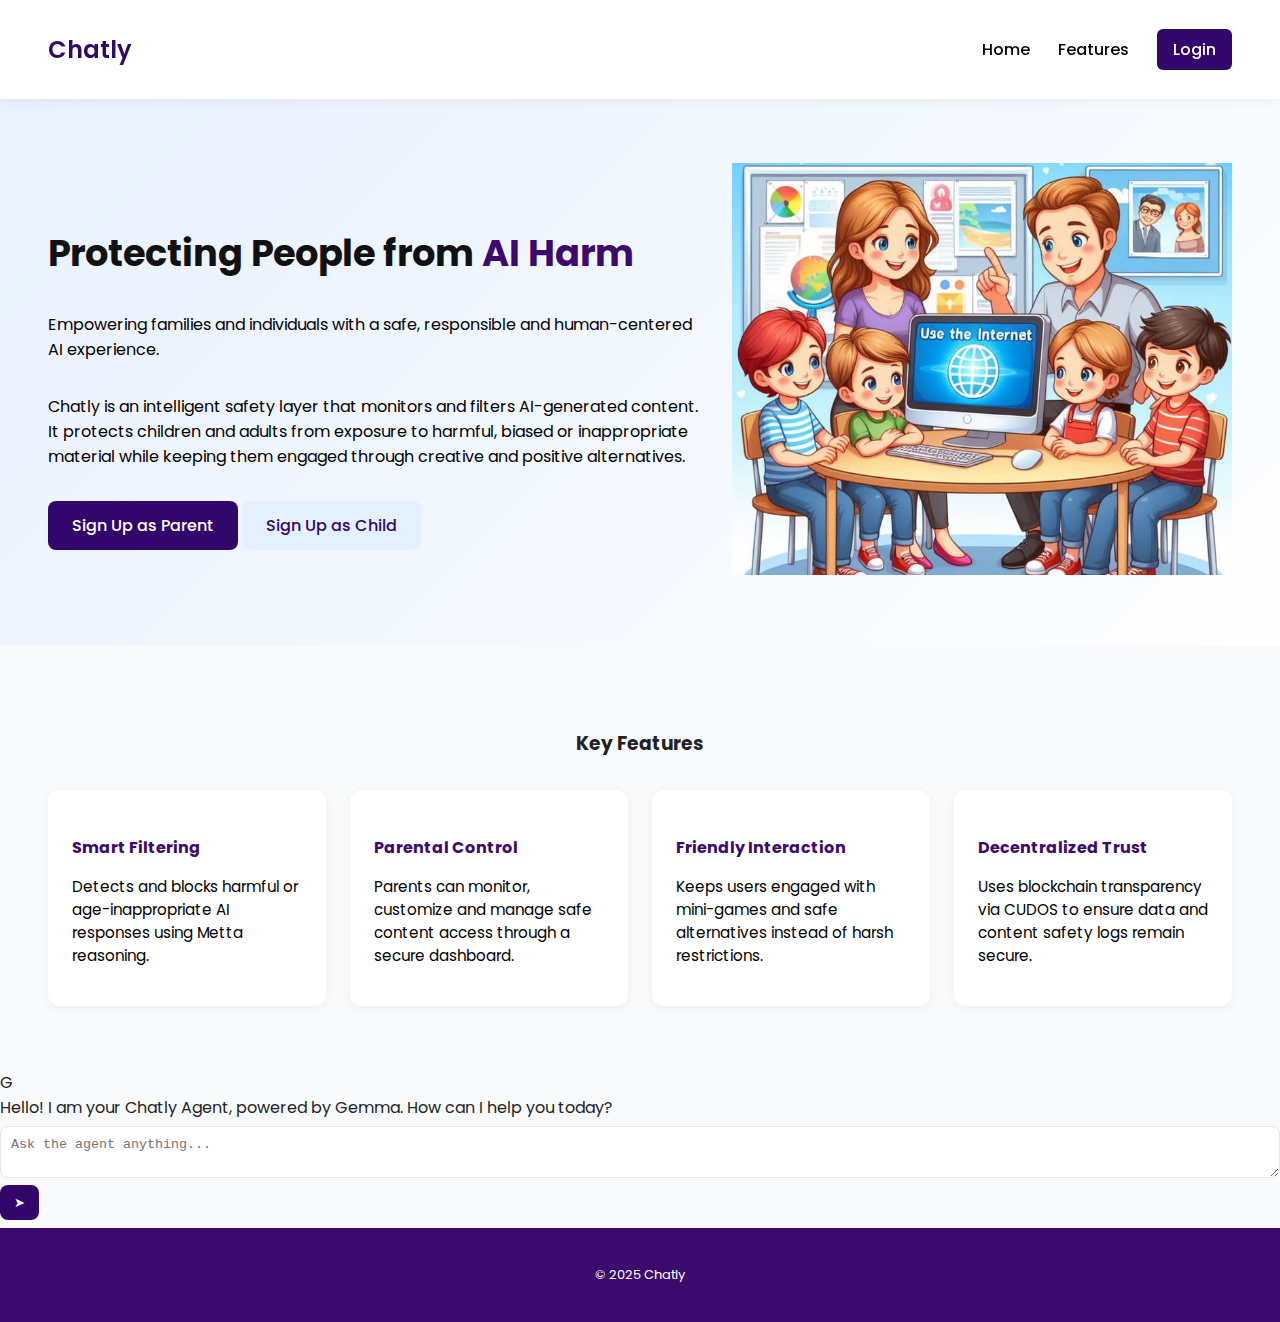
<file: index.html>
<!DOCTYPE html>
<html lang="en">
<head>
  <meta charset="UTF-8" />
  <meta name="viewport" content="width=device-width, initial-scale=1.0" />
  <title>Chatly</title>
  <link rel="stylesheet" href="style.css" />
  <link href="https://fonts.googleapis.com/css2?family=Poppins:wght@400;600&display=swap" rel="stylesheet">
</head>
<body class="landing-body">

  <!-- Navigation Bar -->
  <header class="navbar">
    <h1 class="logo">Chatly</h1>
    <nav>
      <a href="#about">Home</a>
      <a href="#features">Features</a>
      <a href="login.html" style="color: #fffdfd"class="btn login-btn">Login </a>
    </nav>
  </header>

  <!-- Hero Section -->
  <section class="hero">
    <div class="hero-content">
      <h2>Protecting People from <span>AI Harm</span></h2>
      <p>Empowering families and individuals with a safe, responsible and human-centered AI experience.</p>
<p>
      Chatly is an intelligent safety layer that monitors and filters AI-generated content.
      It protects children and adults from exposure to harmful, biased or inappropriate material while
      keeping them engaged through creative and positive alternatives.
    </p>


      <div class="cta-buttons">
        <a href="signup.html?role=parent" class="btn primary">Sign Up as Parent</a>
        <a href="signup.html?role=child" class="btn secondary">Sign Up as Child</a>
      </div>
    </div>

    <div class="hero-image">
      <img src="family.jpg" alt="AI Guardian illustration">
    </div>
  </section>

 

  <!-- Features Section -->
  <section id="features" class="features">
    <h3>Key Features</h3>
    <div class="feature-grid">
      <div class="feature-card">
        <h4>Smart Filtering</h4>
        <p>Detects and blocks harmful or age-inappropriate AI responses using Metta reasoning.</p>
      </div>
      <div class="feature-card">
        <h4>Parental Control</h4>
        <p>Parents can monitor, customize and manage safe content access through a secure dashboard.</p>
      </div>
      <div class="feature-card">
        <h4>Friendly Interaction</h4>
        <p>Keeps users engaged with mini-games and safe alternatives instead of harsh restrictions.</p>
      </div>
      <div class="feature-card">
        <h4>Decentralized Trust</h4>
        <p>Uses blockchain transparency via CUDOS to ensure data and content safety logs remain secure.</p>
      </div>
    </div>
  </section>

  <!--Chat Interface -->
  <!DOCTYPE html>
<html lang="en">
<head>
    <meta charset="UTF-8">
    <meta name="viewport" content="width=device-width, initial-scale=1.0">
    <title>Chatly</title>
    <link rel="stylesheet" href="/style.css"> 
</head>
<body>
    <div id="chat-container">
        <div class="message ai">
            <div class="avatar">G</div>
            <div class="text-content">Hello! I am your Chatly Agent, powered by Gemma. How can I help you today?</div>
        </div>
    </div>

    <div id="input-area">
        <form id="input-form">
            <textarea id="prompt-input" placeholder="Ask the agent anything..." required></textarea>
            <button type="submit" id="send-button" disabled>➤</button>
        </form>
    </div>

    <script>
        const chatContainer = document.getElementById('chat-container');
        const inputForm = document.getElementById('input-form');
        const promptInput = document.getElementById('prompt-input');
        const sendButton = document.getElementById('send-button');

        // Enable/Disable button based on input
        promptInput.addEventListener('input', () => {
            sendButton.disabled = promptInput.value.trim() === '';
        });

        // Function to create and append a new message bubble
        function appendMessage(role, text) {
            const messageDiv = document.createElement('div');
            messageDiv.classList.add('message', role);
            
            const avatarDiv = document.createElement('div');
            avatarDiv.classList.add('avatar');
            avatarDiv.textContent = role === 'user' ? 'You' : 'G';

            const textContentDiv = document.createElement('div');
            textContentDiv.classList.add('text-content');
            
            // Format text to handle line breaks naturally
            textContentDiv.innerHTML = text.replace(/\n/g, '<br>');

            messageDiv.appendChild(avatarDiv);
            messageDiv.appendChild(textContentDiv);
            chatContainer.appendChild(messageDiv);
            
            // Scroll to the latest message
            chatContainer.scrollTop = chatContainer.scrollHeight;
            return textContentDiv; // Return text container for loading state
        }

        inputForm.addEventListener('submit', async function(e) {
            e.preventDefault();
            const prompt = promptInput.value.trim();
            if (!prompt) return;

            // 1. Display User Message
            appendMessage('user', prompt);
            
            // 2. Clear Input and Disable Button
            promptInput.value = '';
            sendButton.disabled = true;

            // 3. Display AI Loading Message
            const aiTextContent = appendMessage('ai', '...').querySelector('.text-content');
            aiTextContent.textContent = 'Agent is thinking...';
            
            try {
                const response = await fetch('/chat', {
                    method: 'POST',
                    headers: {
                        'Content-Type': 'application/json'
                    },
                    body: JSON.stringify({ prompt: prompt })
                });

                const data = await response.json();

                if (response.ok) {
                    // 4. Update AI Message with Final Response
                    aiTextContent.innerHTML = data.response.replace(/\n/g, '<br>');
                } else {
                    // 4. Display Error
                    aiTextContent.innerHTML = 'Error: ' + (data.error || 'Failed to get a response.');
                }
            } catch (error) {
                aiTextContent.innerHTML = 'Network Error: Could not connect to the server.';
                console.error('Fetch error:', error);
            }
            
            // Re-enable button if input is not empty (though usually it is empty here)
            sendButton.disabled = promptInput.value.trim() === '';
        });
    </script>
</body>
</html>

  <!-- Footer -->
  <footer>
    <p>© 2025 Chatly</p>
  </footer>

</body>
</html>
</file>
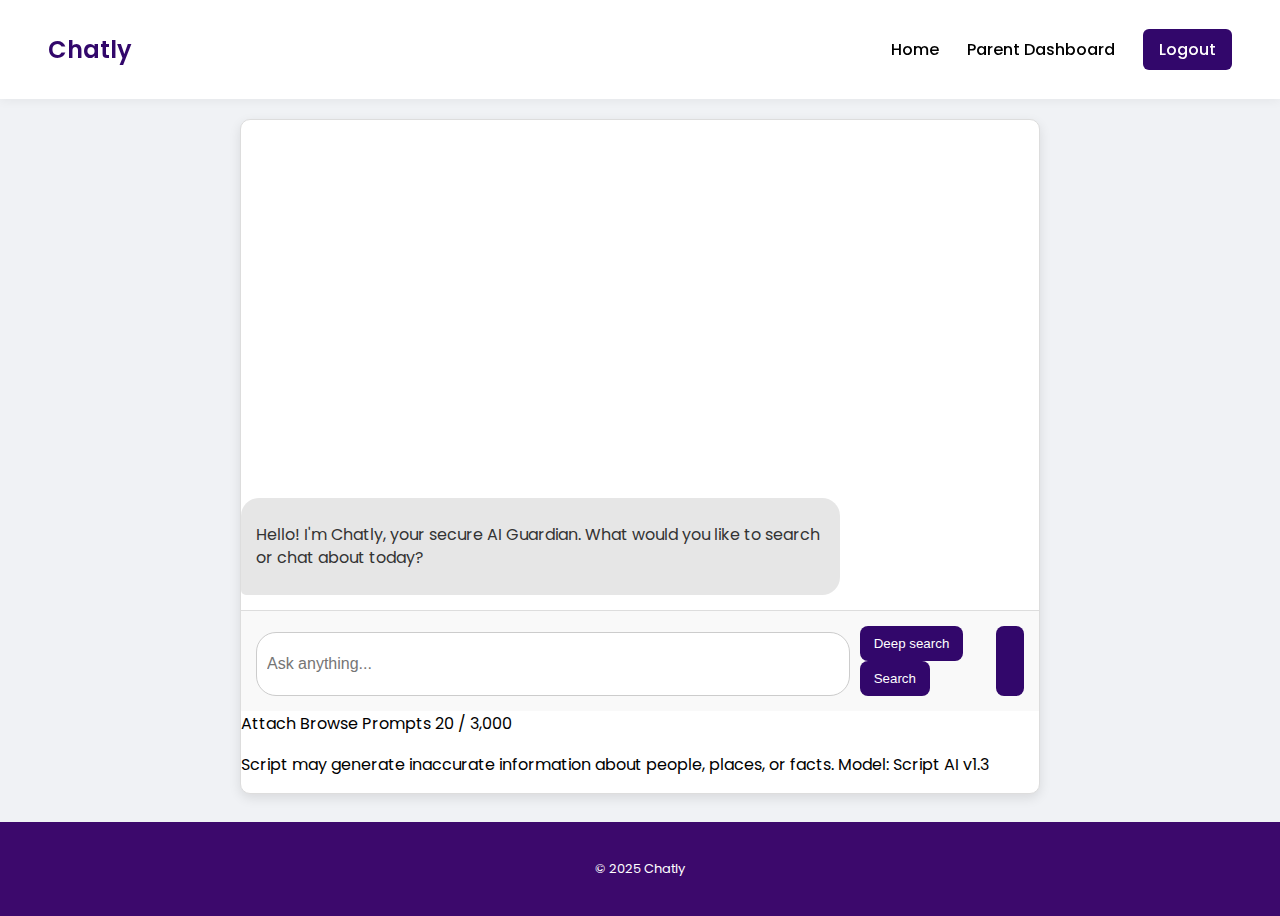
<file: chat.html>
<!DOCTYPE html>
<html lang="en">
<head>
    <meta charset="UTF-8" />
    <meta name="viewport" content="width=device-width, initial-scale=1.0" />
    <title>Chatly | AI Guardian Chat</title>
    <link rel="stylesheet" href="style.css" /> 
    <link href="https://fonts.googleapis.com/css2?family=Poppins:wght@400;600&display=swap" rel="stylesheet">
</head>
<body class="chat-body">

    <header class="navbar">
        <h1 class="logo">Chatly</h1>
        <nav>
            <a href="index.html">Home</a>
            <a href="parent.html">Parent Dashboard</a>
            <a href="login.html" style="color: #fffdfd" class="btn login-btn">Logout</a>
        </nav>
    </header>

    <main class="chat-container">
        <div id="message-log" class="message-log">
        </div>
        
            <div class="chat-message bot-message">
                <p>Hello! I'm Chatly, your secure AI Guardian. What would you like to search or chat about today?</p>
        </div>

        <div class="input-container-wrapper"> 
    
    <div class="chat-input-area liquid-glass-input">
        
        <input type="text" id="searchInput" placeholder="Ask anything...">
        
        <div class="input-actions">
            <i class="fas fa-microphone voice-icon"></i> 
            
            <button class="action-btn deep-search-btn"><i class="fas fa-search"></i> Deep search</button>
            <button class="action-btn search-btn"><i class="fas fa-globe"></i> Search</button>
        </div>
        
        <button id="sendBtn" class="send-btn arrow-btn">
            <i class="fas fa-arrow-up"></i>
        </button>
    </div>

    <div class="chat-options">
        <span class="option-item"><i class="fas fa-paperclip"></i> Attach</span>
        <span class="option-item"><i class="fas fa-lightbulb"></i> Browse Prompts</span>
        <span class="char-count">20 / 3,000</span>
    </div>
    <p class="disclaimer">Script may generate inaccurate information about people, places, or facts. Model: Script AI v1.3</p>
</div>
    </main>

    <footer>
        <p>© 2025 Chatly</p>
    </footer>

    <script src="search.js"></script> 
</body>
</html>
</file>
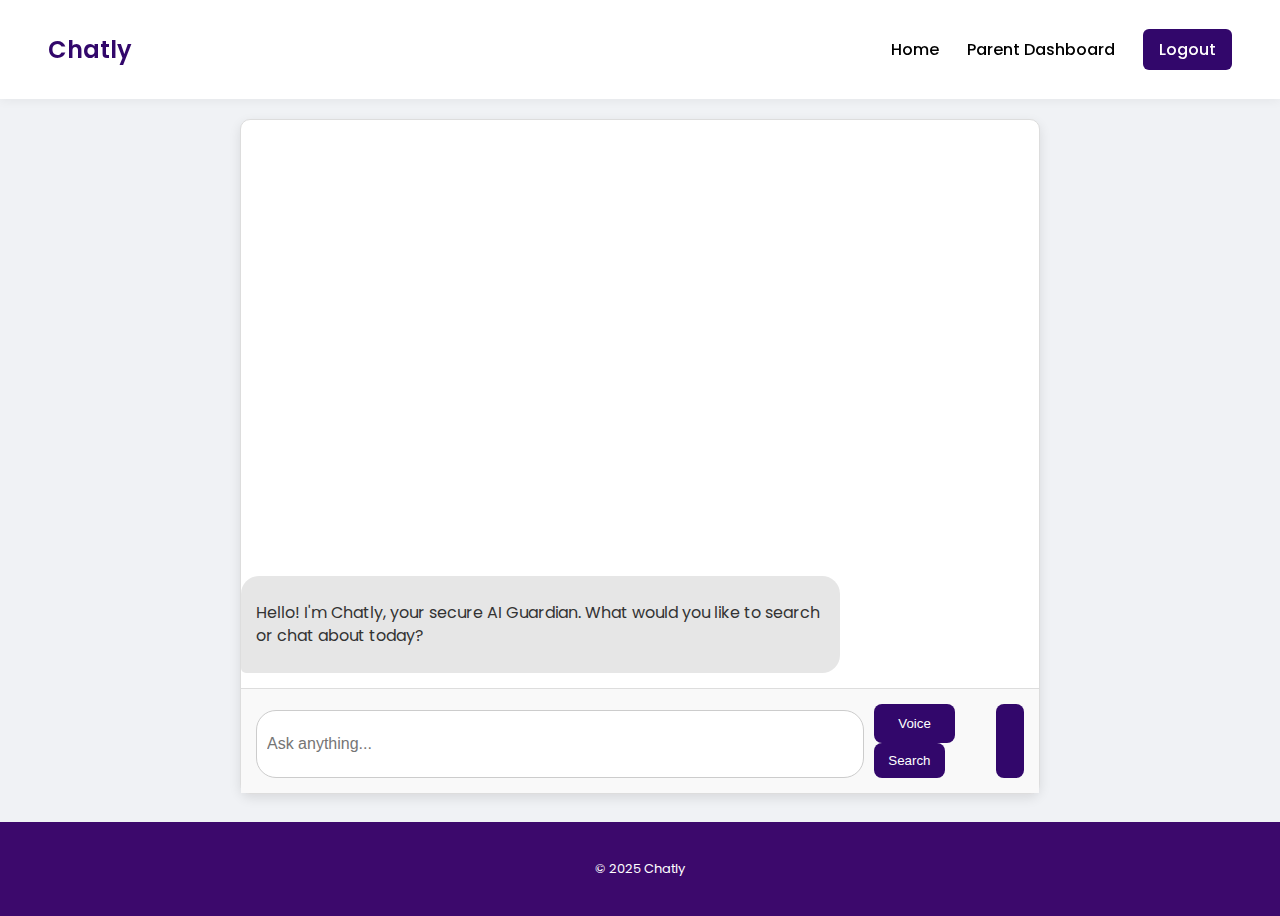
<file: child.html>
<!DOCTYPE html>
<html lang="en">
<head>
    <meta charset="UTF-8" />
    <meta name="viewport" content="width=device-width, initial-scale=1.0" />
    <title>Chatly | AI Guardian Chat</title>
    <link rel="stylesheet" href="style.css" /> 
    <link href="https://fonts.googleapis.com/css2?family=Poppins:wght@400;600&display=swap" rel="stylesheet">
</head>
<body class="chat-body">

    <header class="navbar">
        <h1 class="logo">Chatly</h1>
        <nav>
            <a href="index.html">Home</a>
            <a href="parent.html">Parent Dashboard</a>
            <a href="login.html" style="color: #fffdfd" class="btn login-btn">Logout</a>
        </nav>
    </header>

    <main class="chat-container">
        <div id="message-log" class="message-log">
        </div>
        
            <div class="chat-message bot-message">
                <p>Hello! I'm Chatly, your secure AI Guardian. What would you like to search or chat about today?</p>
        </div>

        <div class="input-container-wrapper"> 
    
    <div class="chat-input-area liquid-glass-input">
        
        <input type="text" id="searchInput" placeholder="Ask anything...">
        
        <div class="input-actions">
            <button class="action-btn search btn"><i class="fas fa-microphone voice-icon"></i> Voice</button>
            
            <button class="action-btn search-btn"><i class="fas fa-globe"></i> Search</button>
        </div>
        
        <button id="sendBtn" class="send-btn arrow-btn">
            <i class="fas fa-arrow-up"></i>
        </button>
    </div>
</div>
    </main>

    <footer>
        <p>© 2025 Chatly</p>
    </footer>

    <script src="search.js"></script> 
</body>
</html>
</file>
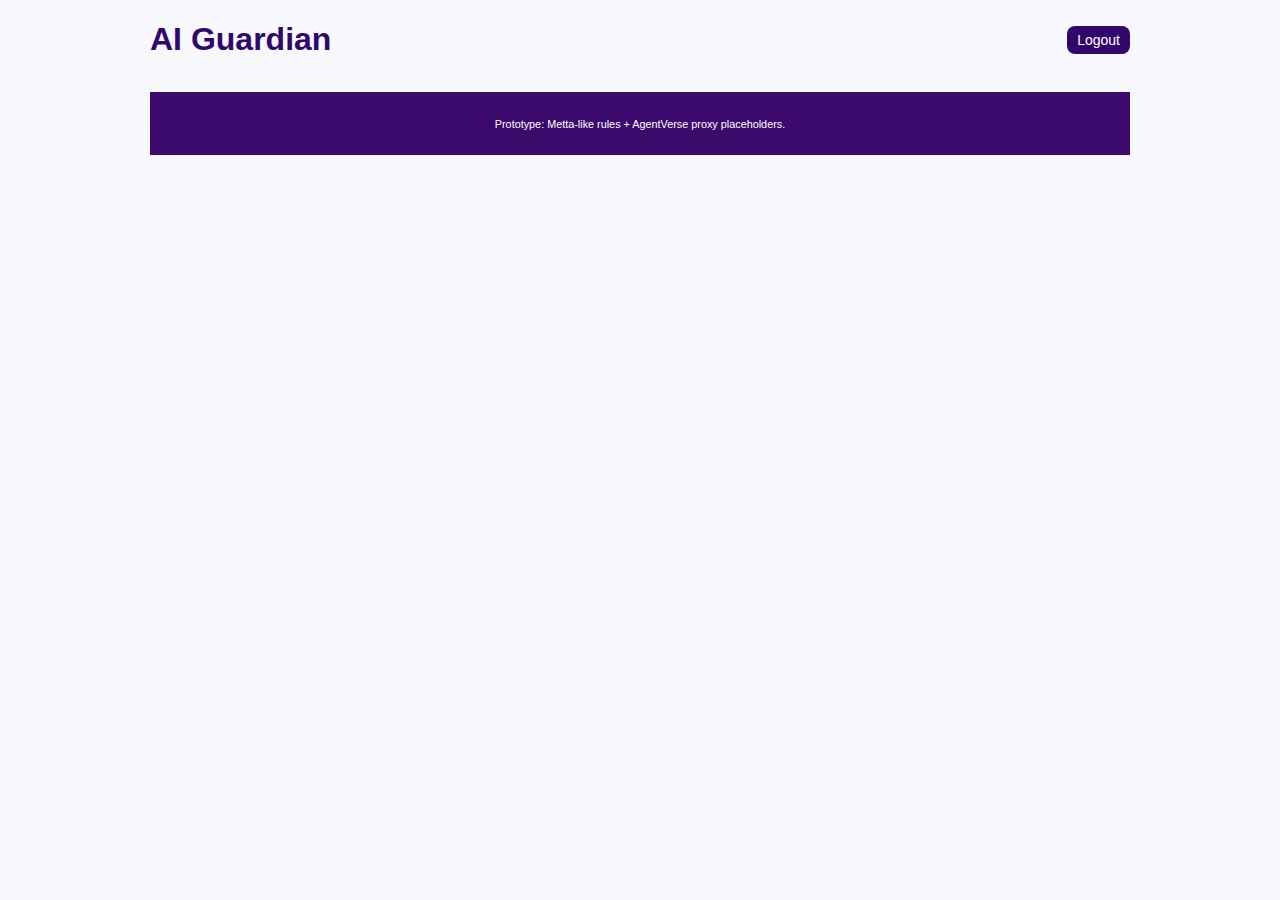
<file: Dashboard.html>
<!doctype html>
<html lang="en">
<head>
  <meta charset="utf-8" />
  <meta name="viewport" content="width=device-width,initial-scale=1" />
  <title>AI Guardian — Dashboard</title>
  <link rel="stylesheet" href="style.css"/>
</head>
<body>
  <div class="container">
    <header class="topbar">
      <h1 id="title">AI Guardian</h1>
      <div>
        <button id="logoutBtn" class="small">Logout</button>
      </div>
    </header>

    <main>
      <section id="childArea" class="card" style="display:none;">
        <h2>Child — SafeChat</h2>
        <label>Age</label>
        <input id="childAge" type="number" min="1" />

        <label>Ask or paste text</label>
        <textarea id="childContent" rows="5"></textarea>

        <div class="controls">
          <button id="analyzeBtn">Analyze Content</button>
          <button id="playDivertBtn" class="muted">Play diversion (demo)</button>
        </div>

        <div id="result" class="result"></div>
      </section>

      <section id="parentArea" class="card" style="display:none;">
        <h2>Parent Dashboard</h2>

        <div class="row">
          <div>
            <label>Guardian email (for alerts)</label>
            <input id="guardianEmail" type="email" />
            <button id="saveSettings" class="small">Save</button>
          </div>

          <div style="margin-left:20px;">
            <label>Link child account (by email)</label>
            <input id="linkChildEmail" type="email" placeholder="child@example.com" />
            <button id="linkChildBtn" class="small">Link</button>
          </div>
        </div>

        <h3>Linked children</h3>
        <ul id="linkedChildren"></ul>

        <h3>Alerts</h3>
        <ul id="alertsList" class="alerts"></ul>
      </section>
    </main>

    <footer>
      <small>Prototype: Metta-like rules + AgentVerse proxy placeholders.</small>
    </footer>
  </div>

  <script src="chatly.js"></script>
  <script>
    // dashboard init handled in app.js
  </script>
</body>
</html>
</file>
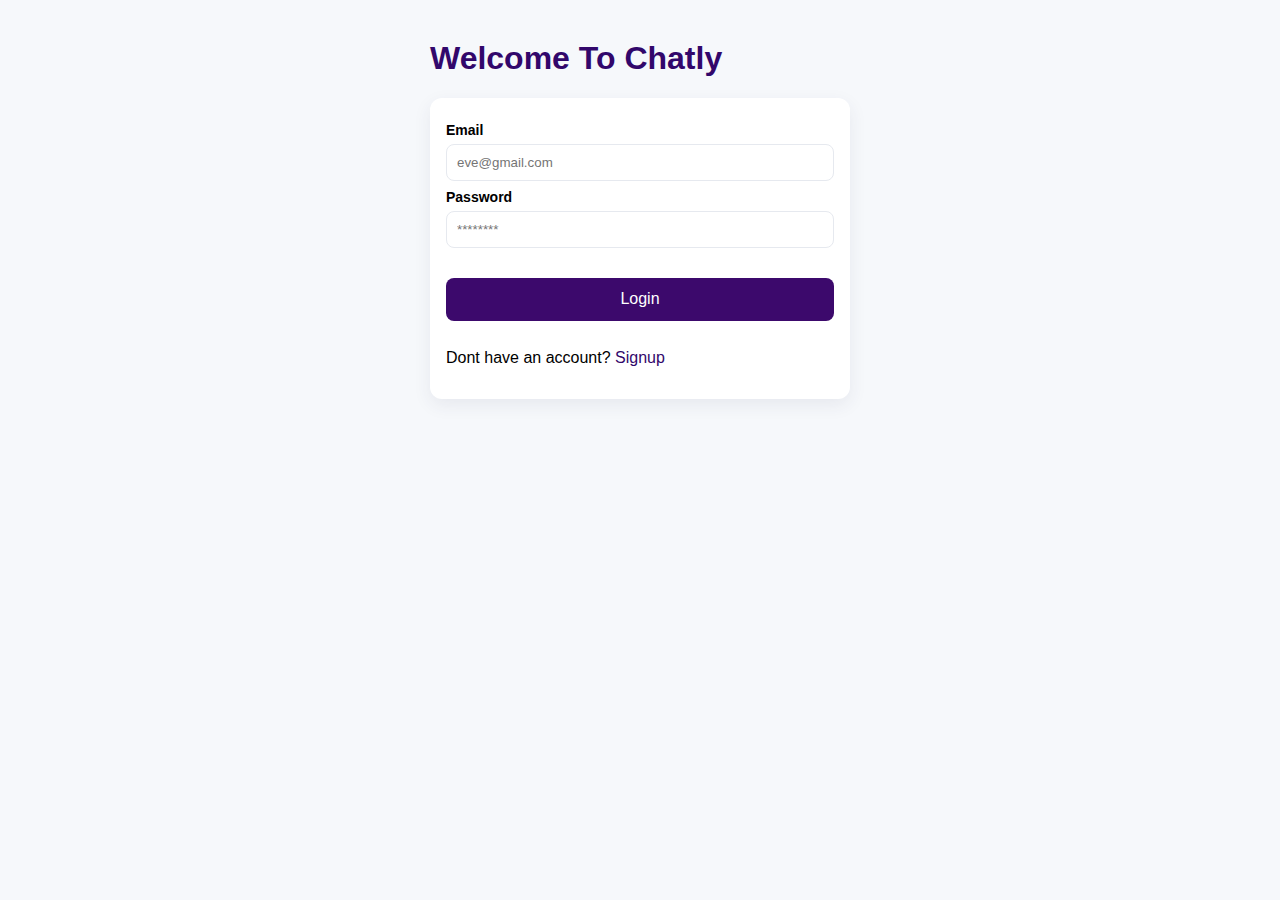
<file: login.html>
<!doctype html>
<html lang="en">
<head>
  <meta charset="utf-8" />
  <meta name="viewport" content="width=device-width,initial-scale=1" />
  <title>Chatly — Login</title>
  <link rel="stylesheet" href="style.css"/>
</head>
<body>
  <div class="auth-container">
    <h1>Welcome To Chatly</h1>

    <div class="card">
      <label>Email</label>
      <input id="email" type="email" placeholder="eve@gmail.com" />

      <label>Password</label>
      <input id="password" type="password" placeholder="********" />

      <div class="controls">
        <button id="loginBtn">Login</button>
      </div>

<div class="signup">
    <p>Dont have an account? <a href="signup.html" class="link">Signup</a></p>
</div>

      <div id="msg" class="muted"></div>
    </div>
  </div>

  <script src="chatly.js"></script>
 
<script>
document.getElementById('loginBtn').addEventListener('click', async () => {
  const email = document.getElementById('email').value.trim();
  const password = document.getElementById('password').value;
  const msg = document.getElementById('msg');

  if (!email || !password) { 
    msg.textContent = 'Enter email and password'; 
    return; 
  }

  // Fetch saved users from localStorage (since we’re not using a backend here)
  const personalUser = JSON.parse(localStorage.getItem('personalUser'));
  const parentUser = JSON.parse(localStorage.getItem('parentUser'));
  const childUser = JSON.parse(localStorage.getItem('childUser'));

  let currentUser = null;

  if (personalUser && personalUser.email === email && personalUser.password === password) {
    currentUser = personalUser;
    localStorage.setItem('currentUser', JSON.stringify(currentUser));
    window.location.href = 'personal.html';
  } 
  else if (parentUser && parentUser.email === email && parentUser.password === password) {
    currentUser = parentUser;
    localStorage.setItem('currentUser', JSON.stringify(currentUser));
    window.location.href = 'parent.html';
  } 
  else if (childUser && childUser.email === email && childUser.password === password) {
    currentUser = childUser;
    localStorage.setItem('currentUser', JSON.stringify(currentUser));
    window.location.href = 'child.html';
  } 
  else {
    msg.textContent = 'Invalid credentials. Please try again.';
  }
});
</script>


</body>
</html>
</file>
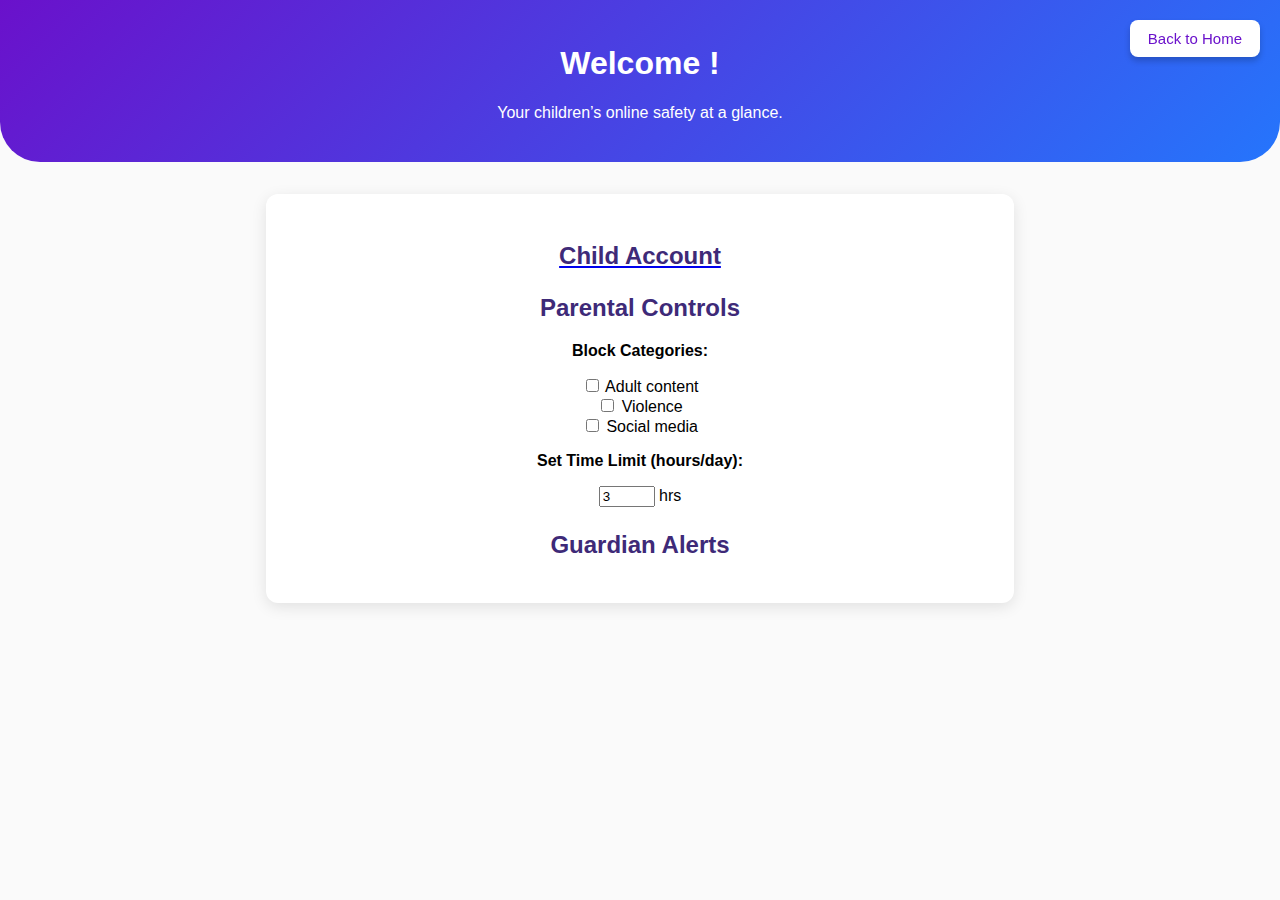
<file: parent.html>
<!DOCTYPE html>
<html lang="en">
<head>
  <meta charset="UTF-8">
  <meta name="viewport" content="width=device-width, initial-scale=1.0">
  <title>Chatly| Parent Dashboard</title>
  <link rel="stylesheet" href="Dashboard.css">
</head>
<body class="parent-dashboard">

  <header>
    <h1>Welcome !</h1>
    <p>Your children’s online safety at a glance.</p>

    <button class="home-btn" onclick="goHome()">Back to Home</button>
  </header>

  <main>
    <section class="child-section">
      <a href="child.html"> <h2>Child Account</h2></a>

      <!-- <ul id="childList">
        <li>Mary - No flagged activity ✅</li>
        <li>John - ⚠️ Possible unsafe query detected.</li>
      </ul> -->
    </section>

    <section class="controls">
      <h2>Parental Controls</h2>
      <div class="block">
        <p><strong>Block Categories:</strong></p>
        <label><input type="checkbox"> Adult content</label><br>
        <label><input type="checkbox"> Violence</label><br>
        <label><input type="checkbox"> Social media</label>
      </div>

      <div class="limit">
        <p><strong>Set Time Limit (hours/day):</strong></p>
        <input type="number" min="1" max="12" value="3"> hrs
      </div>
    </section>

    <section class="alerts">
      <h2>Guardian Alerts</h2>
      <p id="alerts"></p>
    </section>
  </main>

  <script src="parent.js"></script>
</body>
</html>
</file>
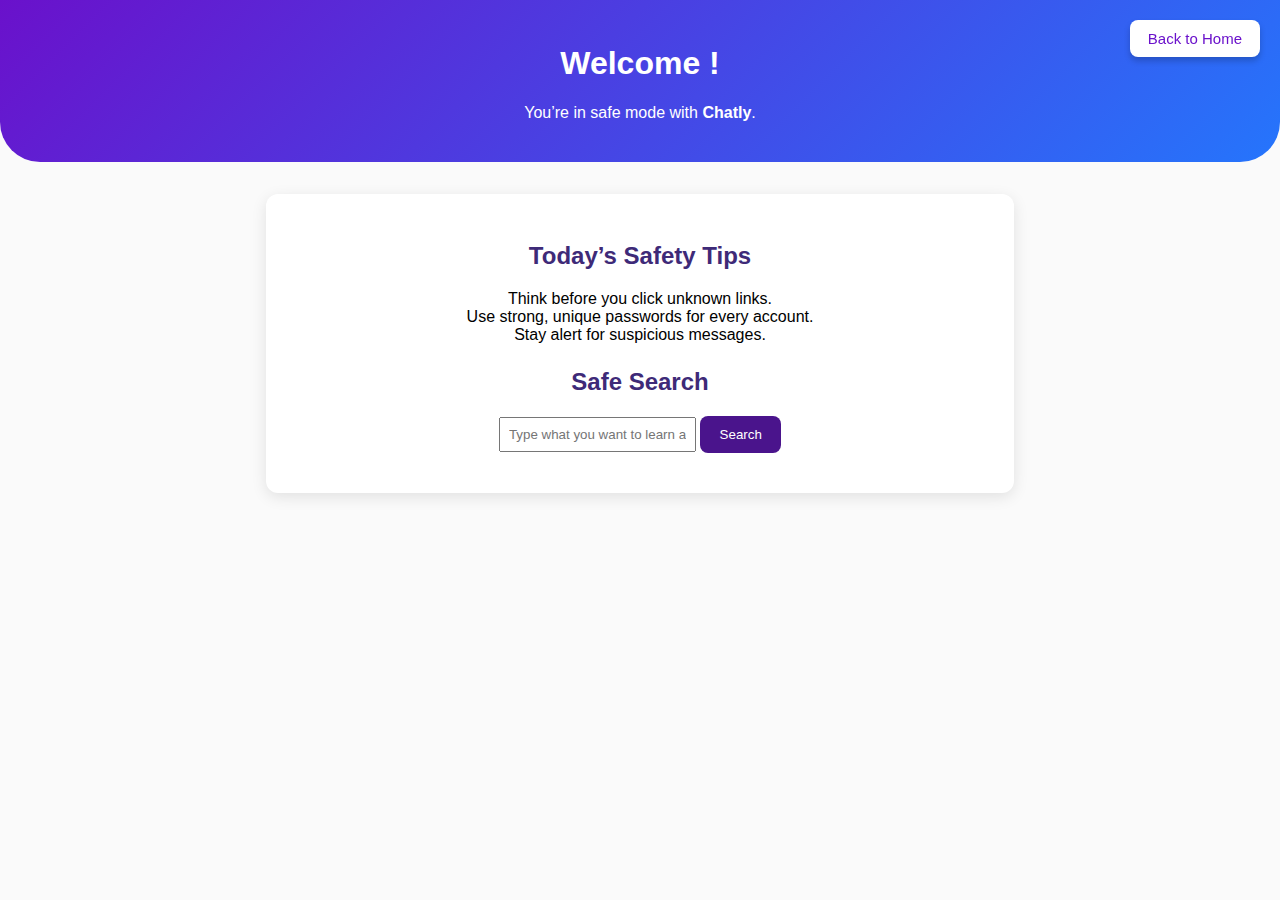
<file: personal.html>
<!DOCTYPE html>
<html lang="en">
<head>
  <meta charset="UTF-8">
  <meta name="viewport" content="width=device-width, initial-scale=1.0">
  <title>Chatly| Personal Dashboard</title>
  <link rel="stylesheet" href="Dashboard.css">
</head>
<body class="personal-dashboard">

  <header>
    <h1>Welcome </span>! </h1>
    <p>You’re in safe mode with <strong>Chatly</strong>.</p>

    <button class="home-btn" onclick="goHome()">Back to Home</button>

  </header>

  <main>
    <section class="tips">
      <h2>Today’s Safety Tips</h2>
      <ul>
        <li>Think before you click unknown links.</li>
        <li>Use strong, unique passwords for every account.</li>
        <li>Stay alert for suspicious messages.</li>
      </ul>
    </section>

<section class="search-area">
      <h2>Safe Search</h2>
      <input type="text" id="searchInput" placeholder="Type what you want to learn about...">
      <button id="searchBtn">Search</button>
      <p id="searchResult"></p>
    </section>

  </main>

  <script src="search.js"></script>
</body>
</html>
</file>
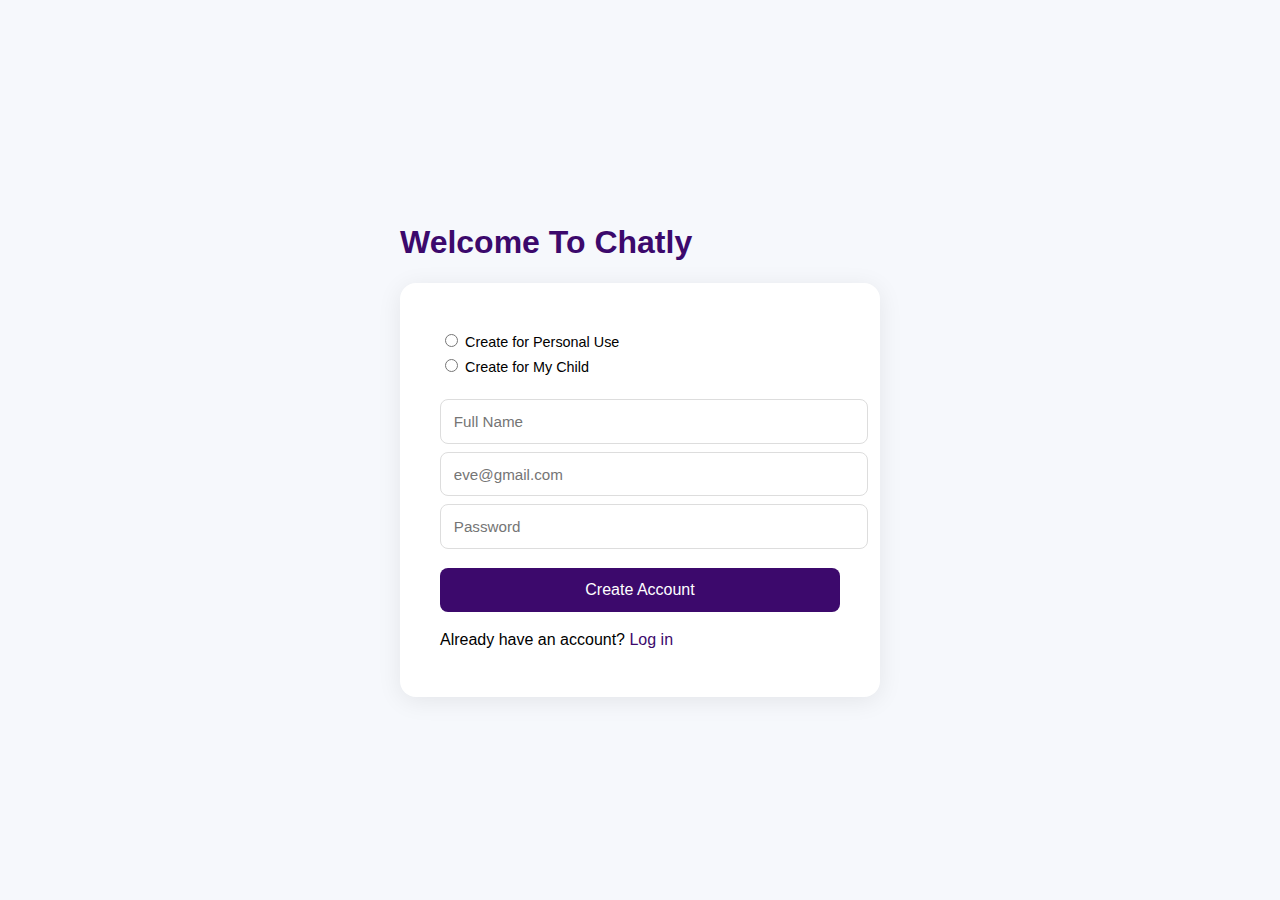
<file: signup.html>
<!DOCTYPE html>
<html lang="en">
<head>
  <meta charset="UTF-8" />
  <meta name="viewport" content="width=device-width, initial-scale=1.0" />
  <title>Chatly – Sign Up</title>
  <link rel="stylesheet" href="signup.css" />
</head>
<body>
    <div class="All">
    <h1>Welcome To Chatly</h1>
  <div class="signup-container">
    
    <form id="signupForm">
      <div class="account-type">
        <label>
          <input type="radio" name="accountType" value="personal" required />
          Create for Personal Use
        </label>
        <label>
          <input type="radio" name="accountType" value="child" />
          Create for My Child
        </label>
      </div>

      <div class="common-fields">
        <input type="text" id="username" placeholder="Full Name" required />
        <input type="email" id="email" placeholder="eve@gmail.com" required />
        <input type="password" id="password" placeholder="Password" required />
      </div>

      <div id="childFields" class="hidden">
        <input type="text" id="childName" placeholder="Child’s Name" />
        <input type="number" id="childAge" placeholder="Child’s Age" min="1" />
      </div>

      <button type="submit">Create Account</button>
    </form>

    <div class="login">
    <p class="note">Already have an account? <a href="login.html">Log in</a></p>
  </div>
  </div>
  </div>
  

  <script src="signup.js"></script>
</body>
</html>
</file>
<file: style.css>
:root{
  --bg:#f6f8fb;
  --card:#fff;
  --accent:#32076b;
  --muted:#6b7280;
}
*{box-sizing:border-box}

/* ===== Landing Page Styles ===== */
body.landing-body {
  font-family: 'Poppins', sans-serif;
  background: #f8fafc;
  color: #222;
  margin: 0;
  padding: 0;
}

/* Navbar */
.navbar {
  display: flex;
  justify-content: space-between;
  align-items: center;
  padding: 1rem 3rem;
  background: #fff;
  box-shadow: 0 2px 10px rgba(0,0,0,0.05);
  position: sticky;
  top: 0;
  z-index: 100;
}

.logo {
  font-weight: 600;
  font-size: 1.5rem;
}
.logo span {
  color: #32076b;
}

.navbar nav a {
  text-decoration: none;
  color: black;
  margin-left: 1.5rem;
  font-weight: 500;
  transition: color 0.2s ease;
}
.navbar nav a:hover {
  color: #32076b;
}

/* Buttons */
.btn {
  display: inline-block;
  padding: 0.75rem 1.5rem;
  border-radius: 8px;
  text-decoration: none;
  font-weight: 500;
  transition: all 0.3s ease;
}
.primary {
  background: #32076b;
  color: #fff;
}
.primary:hover {
  background: #32076b;
}
.secondary {
  background: #e5f0ff;
  color: #32076b;
}
.secondary:hover {
  background: #d0e4ff;
}
.login-btn {
  background: #32076b;
  color:white;
  padding: 0.5rem 1rem;
  border-radius: 6px;
}

/* Hero Section */
.hero {
  display: flex;
  flex-wrap: wrap;
  align-items: center;
  justify-content: space-between;
  padding: 4rem 3rem;
  background: linear-gradient(135deg, #e8f1ff, #fefefe);
}
.hero-content {
  flex: 1;
  min-width: 300px;
  margin-right: 2rem;
}
.hero-content h2 {
  font-size: 2.3rem;
  color: #111;
}
.hero-content span {
  color: #3c096c;
}
.hero-content p {
  margin: 1rem 0 2rem;
  color: #000000;
}
.hero-image img {
  max-width: 500px;
  width: 100%;
}

/* About Section */
.about, .features {
  padding: 4rem 3rem;
  text-align: center;
  background: #fff;
}
.about p {
  max-width: 700px;
  margin: 1rem auto;
  color: #555;
}

/* Features */
.features {
  background: #f8fafc;
}
.feature-grid {
  display: grid;
  grid-template-columns: repeat(auto-fit, minmax(250px, 1fr));
  gap: 1.5rem;
  margin-top: 2rem;
}
.feature-card {
  background: #fff;
  padding: 1.5rem;
  border-radius: 12px;
  box-shadow: 0 2px 10px rgba(0,0,0,0.05);
  text-align: left;
}
.feature-card h4 {
  margin-bottom: 0.5rem;
  color: #3c096c;
}
.feature-card p {
  color: #000000;
  font-size: 0.95rem;
}

/* Footer */
footer {
  background:#3c096c;
  color: #fff;
  text-align: center;
  padding: 1.5rem 0;
  font-size: 0.9rem;
}


#loginBtn{
     width: 100%;
  padding: 0.8rem;
  margin-top: 1.2rem;
  background: #3c096c; 
  color: white;
  font-size: 1rem;
  border: none;
  border-radius: 0.5rem;
  cursor: pointer;
  transition: background 0.3s ease;
}

.auth-container{
  max-width:420px; margin:40px auto;
}
.container{max-width:980px; margin:0 auto;}
.topbar{display:flex; justify-content:space-between; align-items:center; margin-bottom:12px}
h1{color:var(--accent)}
.card{
  background:var(--card); padding:16px; border-radius:12px;
  box-shadow:0 6px 18px rgba(50,50,93,0.08); margin-bottom:18px;
}
label{display:block; margin-top:8px; font-weight:600; font-size:14px;}
input[type="number"], input[type="email"], textarea, input[type="text"], input[type="password"], select{
  width:100%; padding:10px; margin-top:6px; border-radius:8px; border:1px solid #e6e9ef;
}
.controls{margin-top:10px; display:flex; gap:8px}
button{background:var(--accent); color:white; padding:10px 14px; border-radius:8px; border:none; cursor:pointer}
button.small{padding:6px 10px; font-size:14px}
button.muted{background:var(--muted)}
.result{margin-top:12px; padding:12px; border-radius:8px; background:#f1f5ff}
.alerts{list-style:none; padding-left:0; margin-top:8px}
.alerts li{padding:8px; margin-bottom:8px; background:#fff7ed; border-left:4px solid #f97316; border-radius:6px}
.link{display:inline-block; margin-top:12px; color:var(--accent); text-decoration:none}
.row{display:flex; gap:12px; align-items:end}
.muted{color:#6b7280}
footer{margin-top:8px; color:white; font-size:13px}

body {
    font-family: 'Poppins', sans-serif; 
    background: var(--bg); 
    margin: 0;
    padding: 0; 
}

/* 1. Chat Layout Structure */
.chat-body {
    display: flex;
    flex-direction: column;
    min-height: 100vh;
    background-color: #f0f2f5; /* Light background for the chat page */
}

.chat-container {
    flex-grow: 1; /* Takes up vertical space */
    display: flex;
    flex-direction: column;
    max-width: 800px;
    margin: 20px auto;
    width: 95%;
    height: 75vh; /* Fixed height for a classic chat window */
    border: 1px solid #ddd;
    border-radius: 10px;
    background-color: white;
    box-shadow: 0 4px 12px rgba(0, 0, 0, 0.1);
}

.message-log {
    flex-grow: 1;
    padding: 15px;
    overflow-y: auto; /* Essential for scrolling messages */
    display: flex;
    flex-direction: column;
}


/* 2. The Chat Bubble Styles */
.chat-message {
    max-width: 75%;
    padding: 10px 15px;
    border-radius: 18px;
    margin-bottom: 15px;
    line-height: 1.4;
    clear: both; 
}

/* User Message (Sent - Right Alignment) */
.user-message {
    background-color: #007bff; /* Blue */
    color: white;
    align-self: flex-end; /* Aligns the bubble to the right */
    border-bottom-right-radius: 5px; 
}

/* Bot Message (Received - Left Alignment) */
.bot-message {
    background-color: #e6e6e6; /* Light Gray */
    color: #333;
    align-self: flex-start; 
    border-bottom-left-radius: 5px; 
}

/* 3. Input Area Styles */
.chat-input-area {
    display: flex;
    padding: 15px;
    border-top: 1px solid #ddd;
    background-color: #f9f9f9;
}

#searchInput {
    flex-grow: 1;
    padding: 10px;
    border: 1px solid #ccc;
    border-radius: 20px;
    margin-right: 10px;
    font-size: 16px;
}
</file>
<file: Dashboard.css>
body {
  font-family: 'Poppins', sans-serif;
  margin: 0;
  background: #fafafa;
  color: #000000;
  text-align: center;
}

header {
  background: #673ab7;
  color: white;
  padding: 1.5rem;
  border-bottom-left-radius: 40px;
  border-bottom-right-radius: 40px;
}

main {
  margin: 2rem auto;
  width: 90%;
  max-width: 700px;
  background: white;
  border-radius: 12px;
  padding: 1.5rem;
  box-shadow: 0 4px 15px rgba(0,0,0,0.1);
}

h2 {
  color: #3e2a78;
  margin-top: 1.5rem;
}

.child-dashboard header {
  background: linear-gradient(135deg, #6a11cb, #2575fc);
}

.parent-dashboard header {
  background: linear-gradient(135deg, #6a11cb, #2575fc);
}

.personal-dashboard header {
  background: linear-gradient(135deg, #6a11cb, #2575fc);
}

button {
  background: #4a148c;
  color: white;
  border: none;
  padding: 0.7rem 1.2rem;
  border-radius: 8px;
  cursor: pointer;
}

button:hover {
  background: #6a1b9a;
}


#searchInput{
    padding: 8px;
}

.home-btn {
  position: fixed;      
  top: 20px;
  right: 20px;
  background: #ffffff;  
  color:#6a11cb ;
  border: none;
  padding: 10px 18px;
  border-radius: 8px;
  cursor: pointer;
  font-size: 15px;
  transition: 0.3s;
  box-shadow: 0 4px 6px rgba(0,0,0,0.2);
}

ul {
  list-style-type: none;
  padding-left: 0;
}
</file>
<file: signup.css>
/* --- General Page Layout --- */
body {
  font-family: 'Poppins', sans-serif;
  background: #f6f8fc; /* light grayish-blue */
  display: flex;
  justify-content: center;
  align-items: center;
  height: 100vh;
  margin: 0;
}

/* --- Signup Card --- */
.signup-container {
  background: #fff;
  padding: 2rem 2.5rem;
  border-radius: 1rem;
  box-shadow: 0 4px 25px rgba(0, 0, 0, 0.08);
  max-width: 400px;
  width: 90%;
}

/* --- Title --- */
.signup-container h1 {
  text-align: center;
  color: #2a2a2a;
  font-size: 1.6rem;
  margin-bottom: 0.5rem;
}

.signup-container span {
  color: #5a189a; /* purple highlight */
}

.subtitle {
  text-align: center;
  color: #000000;
  font-size: 0.9rem;
  margin-bottom: 1.5rem;
}

/* --- Input Fields --- */
input[type="text"],
input[type="email"],
input[type="password"],
input[type="number"] {
  width: 100%;
  padding: 0.8rem;
  margin-top: 0.5rem;
  border: 1px solid #ddd;
  border-radius: 0.5rem;
  font-size: 0.95rem;
  outline: none;
  transition: border 0.2s;
}

input:focus {
  border-color: #5a189a;
}

/* --- Account Type (Radio Buttons) --- */
.account-type {
  margin: 1rem 0;
  font-size: 0.9rem;
  color: #000000;
}

.account-type label {
  display: block;
  margin-bottom: 0.4rem;
}

/* --- Button --- */
button {
  width: 100%;
  padding: 0.8rem;
  margin-top: 1.2rem;
  background: #3c096c; /* deep purple */
  color: white;
  font-size: 1rem;
  border: none;
  border-radius: 0.5rem;
  cursor: pointer;
  transition: background 0.3s ease;
}

button:hover {
  background: #5a189a;
}

/* --- Footer Text --- */
.note {
  text-align: left;
  color: #000000;
  margin-top: 1.2rem;
}

.note a {
  color: #3c096c;
  text-decoration: none;
  font-weight: 500;
}


/* --- Hidden Class --- */
.hidden {
  display: none;
}

h1{
    color: #3c096c;
}
</file>
